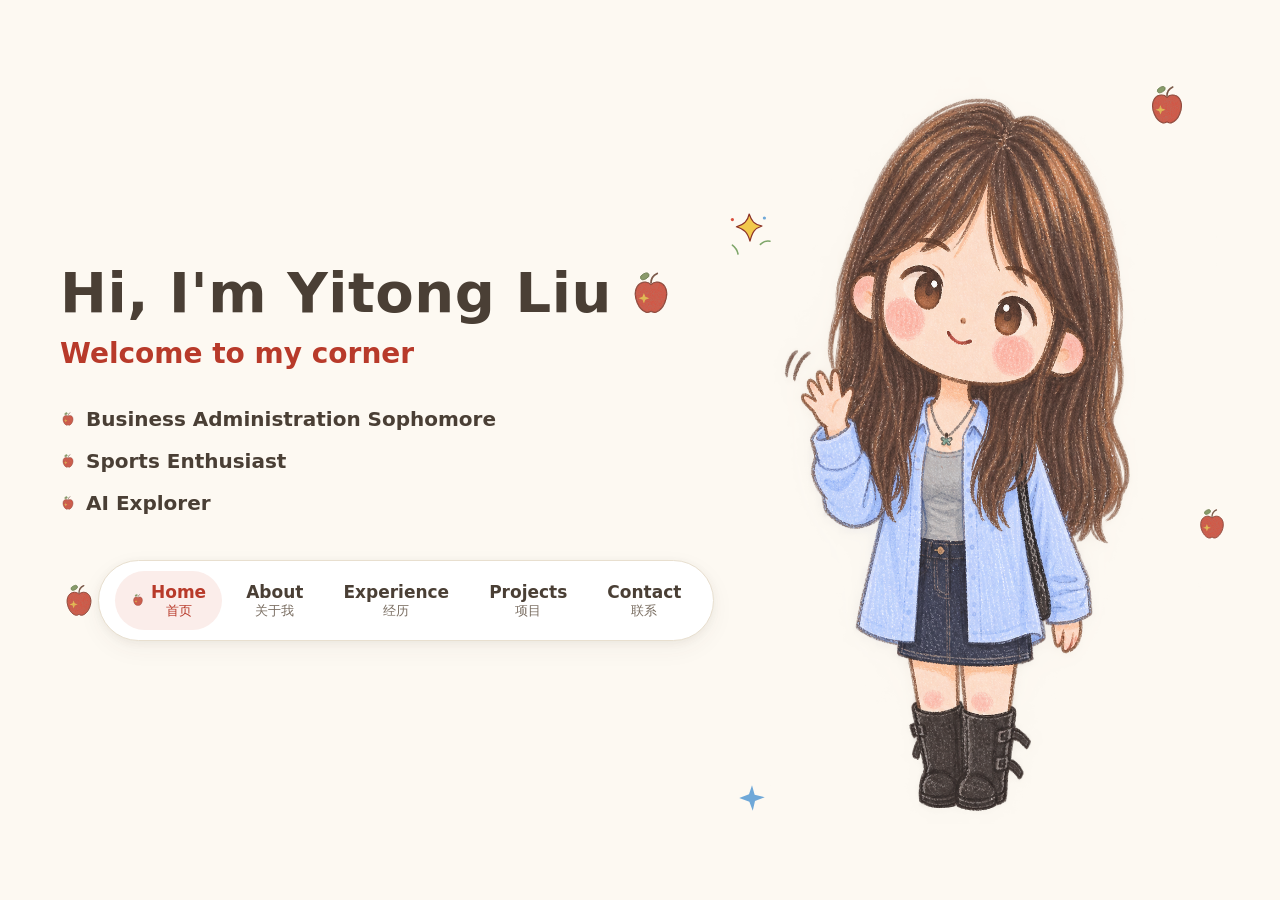
<file: index.html>
<!DOCTYPE html>
<html lang="zh-CN">
<head>
  <meta charset="UTF-8">
  <meta name="viewport" content="width=device-width, initial-scale=1.0">
  <!-- 【需填写】网站名称 -->
  <title>My Corner</title>
  <!-- 【需填写】网站简介，用于搜索引擎和分享卡片 -->
  <meta name="description" content="My Corner — Yitong Liu 的个人角落：AI Explorer · Business Administration Sophomore · Sports Enthusiast · Lifelong Learner。">
  <!-- 分享卡片基础信息（og:image 请后续替换为真实分享图 og-cover.png） -->
  <meta property="og:title" content="My Corner">
  <meta property="og:description" content="Yitong Liu 的个人角落：经历、项目与联系。">
  <meta property="og:type" content="website">
  <!-- 【需填写】准备分享卡片图片，并替换为实际图片路径 -->
  <meta property="og:image" content="og-cover.png">
  <link rel="icon" type="image/svg+xml" href="favicon.svg">
  <link rel="stylesheet" href="style.css?v=20260929-0924">
</head>
<body class="home-page">

  <main class="hero">
    <div class="hero-inner">
      <!-- 左侧：个人介绍（仅英文关键词） -->
      <section class="hero-text" aria-label="个人介绍">
        <!-- 【需填写】姓名 -->
        <h1 class="hero-title">
          <span>Hi, I'm Yitong Liu</span>
          <img class="hero-title-apple sway" src="apple.svg" alt="" aria-hidden="true">
        </h1>
        <!-- 【需填写】首页欢迎语 -->
        <p class="hero-name">Welcome to my corner</p>
        <!-- 【需填写】个人标签，可按需增删 -->
        <ul class="keywords">
          <li>Business Administration Sophomore</li>
          <li>Sports Enthusiast</li>
          <li>AI Explorer</li>
        </ul>
        <!-- 首页导航放在个人简介下方 -->
        <nav class="site-nav" aria-label="主导航">
          <img class="home-nav-apple sway" src="apple.svg" alt="" aria-hidden="true">
          <button class="nav-toggle" type="button" aria-expanded="false" aria-controls="nav-menu" aria-label="打开菜单">
            <span></span><span></span><span></span>
          </button>
          <ul class="nav-menu" id="nav-menu">
            <li><a href="index.html" class="active" aria-current="page"><span class="nav-text"><span class="nav-en">Home</span><span class="nav-zh">首页</span></span></a></li>
            <li><a href="about.html"><span class="nav-text"><span class="nav-en">About</span><span class="nav-zh">关于我</span></span></a></li>
            <li><a href="experience.html"><span class="nav-text"><span class="nav-en">Experience</span><span class="nav-zh">经历</span></span></a></li>
            <li><a href="projects.html"><span class="nav-text"><span class="nav-en">Projects</span><span class="nav-zh">项目</span></span></a></li>
            <li><a href="contact.html"><span class="nav-text"><span class="nav-en">Contact</span><span class="nav-zh">联系</span></span></a></li>
          </ul>
        </nav>
      </section>

      <!-- 右侧：卡通人物形象与手绘装饰 -->
      <div class="hero-visual">
        <figure class="avatar-frame">
          <img src="character.svg" alt="Yitong Liu 的卡通形象" class="avatar-img">
        </figure>
        <span class="deco deco-apple parallax" aria-hidden="true">
          <img class="sway" src="apple.svg" alt="">
        </span>
        <span class="deco deco-star parallax" aria-hidden="true">
          <svg viewBox="0 0 40 40" width="30" height="30"><path d="M20 3 L23.5 15.5 L37 19 L24 24 L21 37 L16.5 25 L3 20 L16 15 Z" fill="#6FA8D8"/></svg>
        </span>
        <span class="deco deco-apple-small parallax" aria-hidden="true">
          <img class="sway" src="apple.svg" alt="">
        </span>
        <span class="deco deco-flower parallax" aria-hidden="true">
          <svg viewBox="0 0 60 60">
            <path d="M29 5 C32 14 35 18 45 20 C36 23 33 27 30 39 C27 28 23 24 13 21 C23 18 27 14 29 5 Z" fill="#F2C94C" stroke="#8C3226" stroke-width="1.5" stroke-linejoin="round"/>
            <path d="M43 43 C47 39 50 38 55 39 M8 44 C12 47 14 50 15 55" fill="none" stroke="#7FA66A" stroke-width="2" stroke-linecap="round"/>
            <circle cx="48" cy="10" r="2" fill="#6FA8D8"/>
            <circle cx="8" cy="12" r="2" fill="#D94F3D"/>
          </svg>
        </span>
      </div>
    </div>

  </main>

  <!-- ===== 访问统计（预留，填入 ID 后取消注释即可启用）=====
  Umami（推荐，需填写 website-id 后再取消本段注释）：
  <script defer src="https://cloud.umami.is/script.js" data-website-id="在这里填你的-website-id"></script>
  百度统计（需填写 ID 后再取消本段注释）：
  <script>var _hmt = _hmt || [];(function(){var hm=document.createElement("script");hm.src="https://hm.baidu.com/hm.js?在这里填你的ID";var s=document.getElementsByTagName("script")[0];s.parentNode.insertBefore(hm,s);})();</script>
  ============================================================ -->

  <script src="main.js"></script>
</body>
</html>
</file>
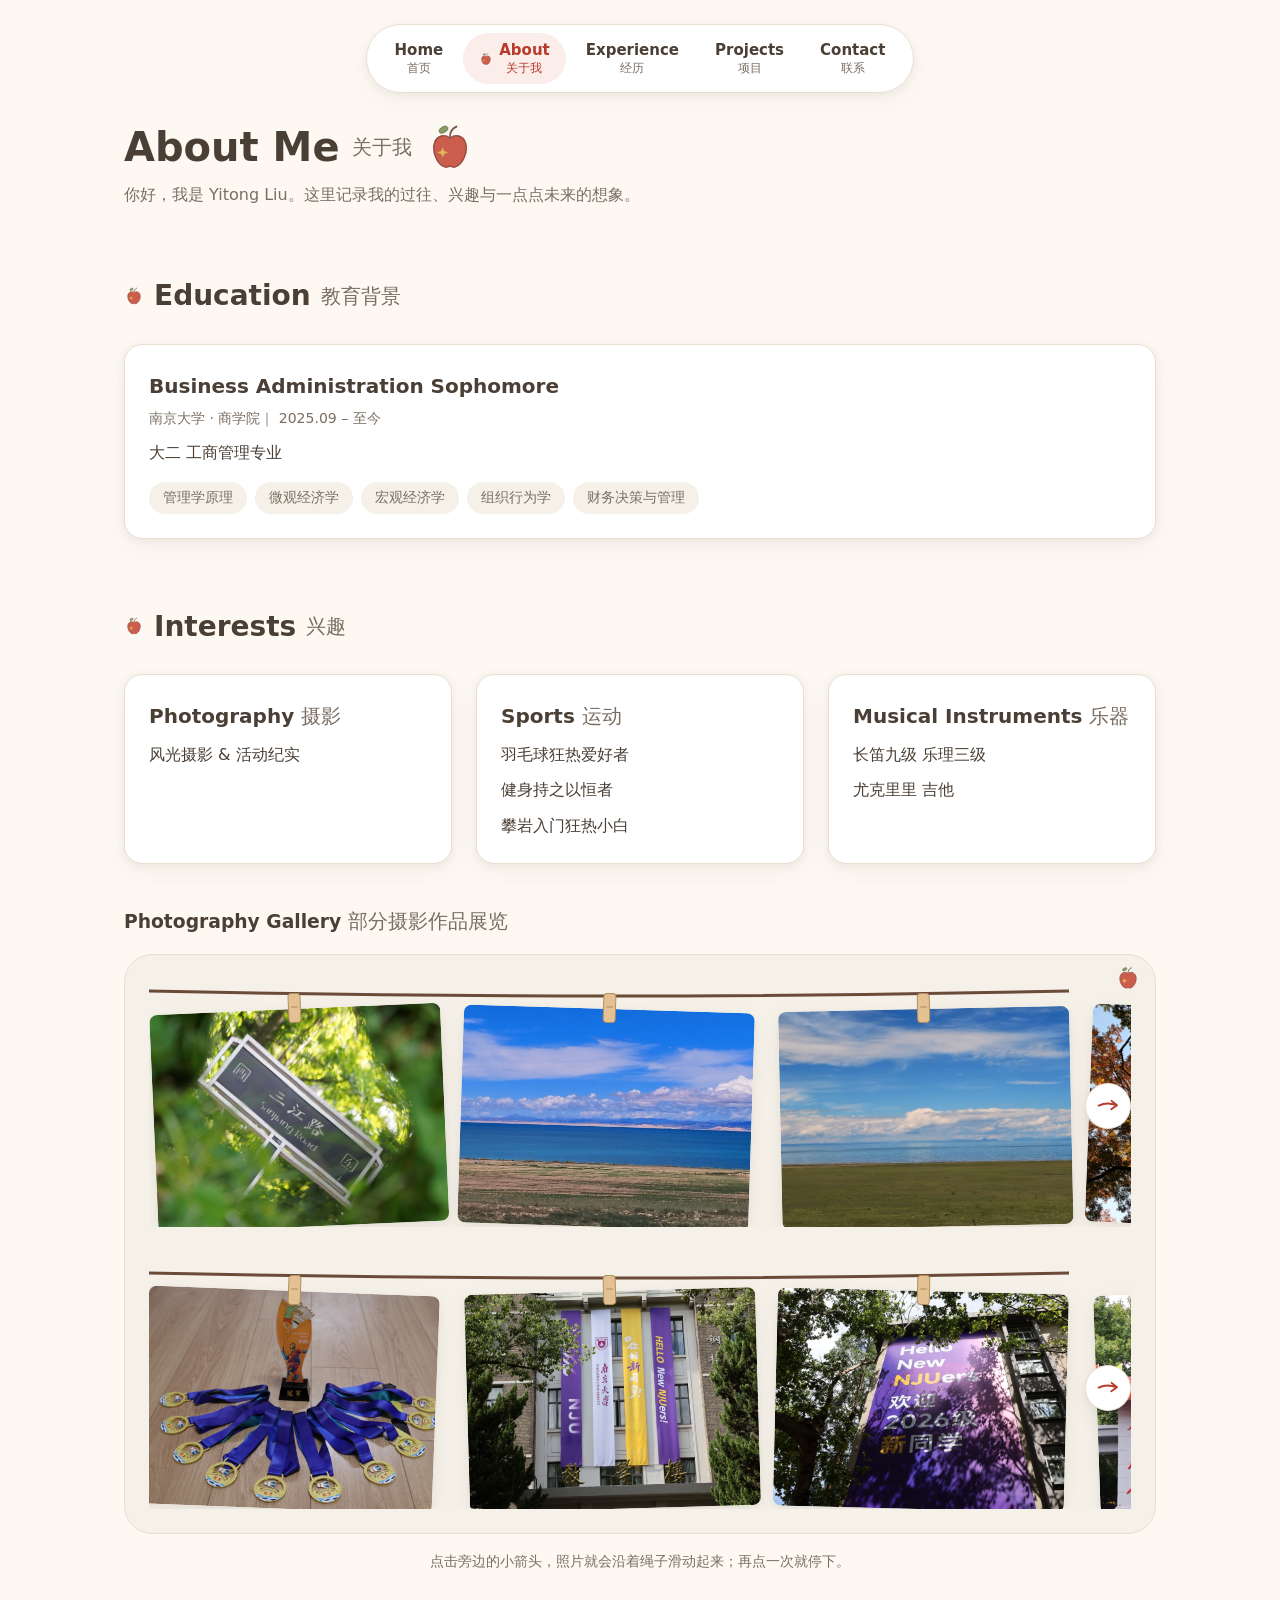
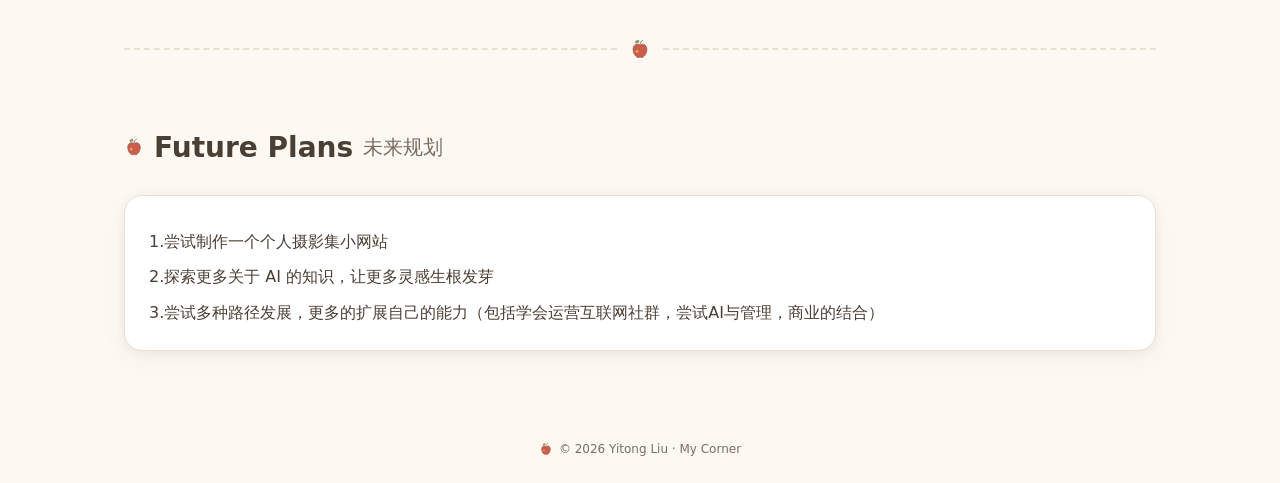
<file: about.html>
<!DOCTYPE html>
<html lang="zh-CN">
<head>
  <meta charset="UTF-8">
  <meta name="viewport" content="width=device-width, initial-scale=1.0">
  <title>About Me · My Corner</title>
  <meta name="description" content="关于 Yitong Liu：工商管理大二在读，热爱摄影、运动与乐器。">
  <meta property="og:title" content="About Me · My Corner">
  <meta property="og:description" content="关于 Yitong Liu：教育背景、兴趣与未来规划。">
  <meta property="og:type" content="website">
  <meta property="og:image" content="og-cover.png">
  <link rel="icon" type="image/svg+xml" href="favicon.svg">
  <link rel="stylesheet" href="style.css">
</head>
<body>

  <header class="page-nav">
    <nav class="site-nav" aria-label="主导航">
      <button class="nav-toggle" type="button" aria-expanded="false" aria-controls="nav-menu" aria-label="打开菜单">
        <span></span><span></span><span></span>
      </button>
      <ul class="nav-menu" id="nav-menu">
        <li><a href="index.html"><span class="nav-text"><span class="nav-en">Home</span><span class="nav-zh">首页</span></span></a></li>
        <li><a href="about.html" class="active" aria-current="page"><span class="nav-text"><span class="nav-en">About</span><span class="nav-zh">关于我</span></span></a></li>
        <li><a href="experience.html"><span class="nav-text"><span class="nav-en">Experience</span><span class="nav-zh">经历</span></span></a></li>
        <li><a href="projects.html"><span class="nav-text"><span class="nav-en">Projects</span><span class="nav-zh">项目</span></span></a></li>
        <li><a href="contact.html"><span class="nav-text"><span class="nav-en">Contact</span><span class="nav-zh">联系</span></span></a></li>
      </ul>
    </nav>
  </header>

  <main class="page">
    <h1 class="page-title">
      About Me <span class="title-zh">关于我</span>
      <img class="title-apple sway" src="apple.svg" alt="" aria-hidden="true">
    </h1>
    <!-- 【需填写】个人简介 -->
    <p class="page-lead fade-in">你好，我是 Yitong Liu。这里记录我的过往、兴趣与一点点未来的想象。</p>

    <!-- 教育背景 -->
    <section class="section fade-in" aria-labelledby="edu-title">
      <h2 class="section-title" id="edu-title">Education <span class="title-zh">教育背景</span></h2>
      <div class="card-grid grid-1" style="margin-top: var(--space-lg);">
        <article class="card">
          <!-- 【需填写】学校、学院、就读时间 -->
          <h3>Business Administration Sophomore</h3>
          <p class="meta">南京大学 · 商学院｜ 2025.09 – 至今</p>
          <!-- 【需填写】专业介绍和学习方向 -->
          <p> 大二  工商管理专业</p>
          <!-- 【需填写】主修课程或技能标签 -->
          <ul class="chips">
            <li>管理学原理</li>
            <li>微观经济学</li>
            <li>宏观经济学</li>
            <li>组织行为学</li>
            <li>财务决策与管理</li>
          </ul>
        </article>
      </div>
    </section>

    <!-- 兴趣 -->
    <section class="section fade-in" aria-labelledby="interest-title">
      <h2 class="section-title" id="interest-title">Interests <span class="title-zh">兴趣</span></h2>
      <div class="card-grid grid-3">
        <article class="card">
          <h3>Photography <span class="title-zh">摄影</span></h3>
          <p>风光摄影 & 活动纪实</p>
        </article>
        <article class="card">
          <h3>Sports <span class="title-zh">运动</span></h3>
          <p>羽毛球狂热爱好者</p>
          <p>健身持之以恒者</p>
          <p>攀岩入门狂热小白</p>
        </article>
        <article class="card">
          <h3>Musical Instruments <span class="title-zh">乐器</span></h3>
          <p>长笛九级 乐理三级</p>
          <p>尤克里里 吉他</p>
        </article>
      </div>

      <!-- 摄影作品展示区：1st 文件夹对应第一排，2nd 文件夹对应第二排 -->
      <h3 style="margin-top: var(--space-xl); font-family: var(--font-title);">Photography Gallery <span class="title-zh">部分摄影作品展览</span></h3>
      <div class="photo-board">
        <!-- 第一排挂绳：点右侧箭头启动转动 -->
        <div class="rope-row">
          <svg class="rope-line" viewBox="0 0 100 22" preserveAspectRatio="none" aria-hidden="true">
            <path d="M0 6 Q 50 16 100 6" fill="none" stroke="#6B4A3A" stroke-width="3" stroke-linecap="round" vector-effect="non-scaling-stroke"/>
          </svg>
          <div class="rope-track">
            <figure class="hanging-photo" style="--tilt:-2.5deg">
              <span class="peg" aria-hidden="true"></span>
              <span class="swing"><img src="1st/photo-01.jpg" alt="摄影作品（第一排 1）" loading="lazy"></span>
            </figure>
            <figure class="hanging-photo" style="--tilt:1.8deg">
              <span class="peg" aria-hidden="true"></span>
              <span class="swing"><img src="1st/photo-02.jpg" alt="摄影作品（第一排 2）" loading="lazy"></span>
            </figure>
            <figure class="hanging-photo" style="--tilt:-1.2deg">
              <span class="peg" aria-hidden="true"></span>
              <span class="swing"><img src="1st/photo-03.jpg" alt="摄影作品（第一排 3）" loading="lazy"></span>
            </figure>
            <figure class="hanging-photo" style="--tilt:2.2deg">
              <span class="peg" aria-hidden="true"></span>
              <span class="swing"><img src="1st/photo-04.jpg" alt="摄影作品（第一排 4）" loading="lazy"></span>
            </figure>
            <figure class="hanging-photo" style="--tilt:-1.6deg">
              <span class="peg" aria-hidden="true"></span>
              <span class="swing"><img src="1st/photo-05.jpg" alt="摄影作品（第一排 5）" loading="lazy"></span>
            </figure>
            <figure class="hanging-photo" style="--tilt:1.4deg">
              <span class="peg" aria-hidden="true"></span>
              <span class="swing"><img src="1st/photo-06.jpg" alt="摄影作品（第一排 6）" loading="lazy"></span>
            </figure>
            <figure class="hanging-photo" style="--tilt:-2deg">
              <span class="peg" aria-hidden="true"></span>
              <span class="swing"><img src="1st/photo-07.jpg" alt="摄影作品（第一排 7）" loading="lazy"></span>
            </figure>
            <figure class="hanging-photo" style="--tilt:1.5deg">
              <span class="peg" aria-hidden="true"></span>
              <span class="swing"><img src="1st/photo-08.jpg" alt="摄影作品（第一排 8）" loading="lazy"></span>
            </figure>
            <figure class="hanging-photo" style="--tilt:-1.4deg">
              <span class="peg" aria-hidden="true"></span>
              <span class="swing"><img src="1st/photo-09.jpg" alt="摄影作品（第一排 9）" loading="lazy"></span>
            </figure>
            <figure class="hanging-photo" style="--tilt:2deg">
              <span class="peg" aria-hidden="true"></span>
              <span class="swing"><img src="1st/photo-10.jpg" alt="摄影作品（第一排 10）" loading="lazy"></span>
            </figure>
            <figure class="hanging-photo" style="--tilt:-1.8deg">
              <span class="peg" aria-hidden="true"></span>
              <span class="swing"><img src="1st/photo-11.jpg" alt="摄影作品（第一排 11）" loading="lazy"></span>
            </figure>
            <figure class="hanging-photo" style="--tilt:1.3deg">
              <span class="peg" aria-hidden="true"></span>
              <span class="swing"><img src="1st/photo-12.jpg" alt="摄影作品（第一排 12）" loading="lazy"></span>
            </figure>
            <figure class="hanging-photo" style="--tilt:-2.2deg">
              <span class="peg" aria-hidden="true"></span>
              <span class="swing"><img src="1st/photo-13.jpg" alt="摄影作品（第一排 13）" loading="lazy"></span>
            </figure>
            <figure class="hanging-photo" style="--tilt:1.7deg">
              <span class="peg" aria-hidden="true"></span>
              <span class="swing"><img src="1st/photo-14.jpg" alt="摄影作品（第一排 14）" loading="lazy"></span>
            </figure>
          </div>
          <button class="reel-btn" type="button" data-start-label="启动第一排照片转动" data-stop-label="停止第一排照片转动" aria-pressed="false" aria-label="启动第一排照片转动">
            <svg viewBox="0 0 36 32" aria-hidden="true"><path d="M5 16 C13 12.5 22 12.5 29 15.5 M23 9.5 L30.5 15.5 L22.5 21" fill="none" stroke="currentColor" stroke-width="2.6" stroke-linecap="round" stroke-linejoin="round"/></svg>
          </button>
        </div>
        <!-- 第二排挂绳：拥有自己独立的箭头装置 -->
        <div class="rope-row">
          <svg class="rope-line" viewBox="0 0 100 22" preserveAspectRatio="none" aria-hidden="true">
            <path d="M0 6 Q 50 16 100 6" fill="none" stroke="#6B4A3A" stroke-width="3" stroke-linecap="round" vector-effect="non-scaling-stroke"/>
          </svg>
          <div class="rope-track">
            <figure class="hanging-photo" style="--tilt:2.2deg">
              <span class="peg" aria-hidden="true"></span>
              <span class="swing"><img src="2nd/photo-01.jpg" alt="摄影作品（第二排 1）" loading="lazy"></span>
            </figure>
            <figure class="hanging-photo" style="--tilt:-1.6deg">
              <span class="peg" aria-hidden="true"></span>
              <span class="swing"><img src="2nd/photo-02.jpg" alt="摄影作品（第二排 2）" loading="lazy"></span>
            </figure>
            <figure class="hanging-photo" style="--tilt:1.4deg">
              <span class="peg" aria-hidden="true"></span>
              <span class="swing"><img src="2nd/photo-03.jpg" alt="摄影作品（第二排 3）" loading="lazy"></span>
            </figure>
            <figure class="hanging-photo" style="--tilt:-2deg">
              <span class="peg" aria-hidden="true"></span>
              <span class="swing"><img src="2nd/photo-04.jpg" alt="摄影作品（第二排 4）" loading="lazy"></span>
            </figure>
            <figure class="hanging-photo" style="--tilt:1.5deg">
              <span class="peg" aria-hidden="true"></span>
              <span class="swing"><img src="2nd/photo-05.jpg" alt="摄影作品（第二排 5）" loading="lazy"></span>
            </figure>
            <figure class="hanging-photo" style="--tilt:-1.4deg">
              <span class="peg" aria-hidden="true"></span>
              <span class="swing"><img src="2nd/photo-06.jpg" alt="摄影作品（第二排 6）" loading="lazy"></span>
            </figure>
            <figure class="hanging-photo" style="--tilt:2deg">
              <span class="peg" aria-hidden="true"></span>
              <span class="swing"><img src="2nd/photo-07.jpg" alt="摄影作品（第二排 7）" loading="lazy"></span>
            </figure>
            <figure class="hanging-photo" style="--tilt:-1.8deg">
              <span class="peg" aria-hidden="true"></span>
              <span class="swing"><img src="2nd/photo-08.jpg" alt="摄影作品（第二排 8）" loading="lazy"></span>
            </figure>
            <figure class="hanging-photo" style="--tilt:1.3deg">
              <span class="peg" aria-hidden="true"></span>
              <span class="swing"><img src="2nd/photo-09.jpg" alt="摄影作品（第二排 9）" loading="lazy"></span>
            </figure>
            <figure class="hanging-photo" style="--tilt:-2.2deg">
              <span class="peg" aria-hidden="true"></span>
              <span class="swing"><img src="2nd/photo-10.jpg" alt="摄影作品（第二排 10）" loading="lazy"></span>
            </figure>
          </div>
          <button class="reel-btn" type="button" data-start-label="启动第二排照片转动" data-stop-label="停止第二排照片转动" aria-pressed="false" aria-label="启动第二排照片转动">
            <svg viewBox="0 0 36 32" aria-hidden="true"><path d="M5 16 C13 12.5 22 12.5 29 15.5 M23 9.5 L30.5 15.5 L22.5 21" fill="none" stroke="currentColor" stroke-width="2.6" stroke-linecap="round" stroke-linejoin="round"/></svg>
          </button>
        </div>
        <!-- 板上小装饰苹果 -->
        <img class="board-apple sway" src="apple.svg" alt="" aria-hidden="true">
      </div>
      <p class="board-hint">点击旁边的小箭头，照片就会沿着绳子滑动起来；再点一次就停下。</p>
    </section>

    <div class="apple-divider" aria-hidden="true"><img src="apple.svg" alt=""></div>

    <!-- 一些关于未来的设想 -->
    <section class="section fade-in" aria-labelledby="future-title">
      <h2 class="section-title" id="future-title">Future Plans <span class="title-zh">未来规划</span></h2>
      <div class="card" style="margin-top: var(--space-lg);">
        <p>1.尝试制作一个个人摄影集小网站</p>
        <p>2.探索更多关于 AI 的知识，让更多灵感生根发芽</p>
        <p>3.尝试多种路径发展，更多的扩展自己的能力（包括学会运营互联网社群，尝试AI与管理，商业的结合）</p>
      </div>
    </section>
  </main>

  <footer class="site-footer">
    <img src="apple.svg" alt="" aria-hidden="true">
    <span>© 2026 Yitong Liu · My Corner</span>
  </footer>

  <!-- ===== 访问统计（预留，填入 ID 后取消注释即可启用）=====
  Umami（推荐）：
  <script defer src="https://cloud.umami.is/script.js" data-website-id="在这里填你的-website-id"></script>
  百度统计：
  <script>var _hmt = _hmt || [];(function(){var hm=document.createElement("script");hm.src="https://hm.baidu.com/hm.js?在这里填你的ID";var s=document.getElementsByTagName("script")[0];s.parentNode.insertBefore(hm,s);})();</script>
  ============================================================ -->

  <script src="main.js"></script>
</body>
</html>
</file>
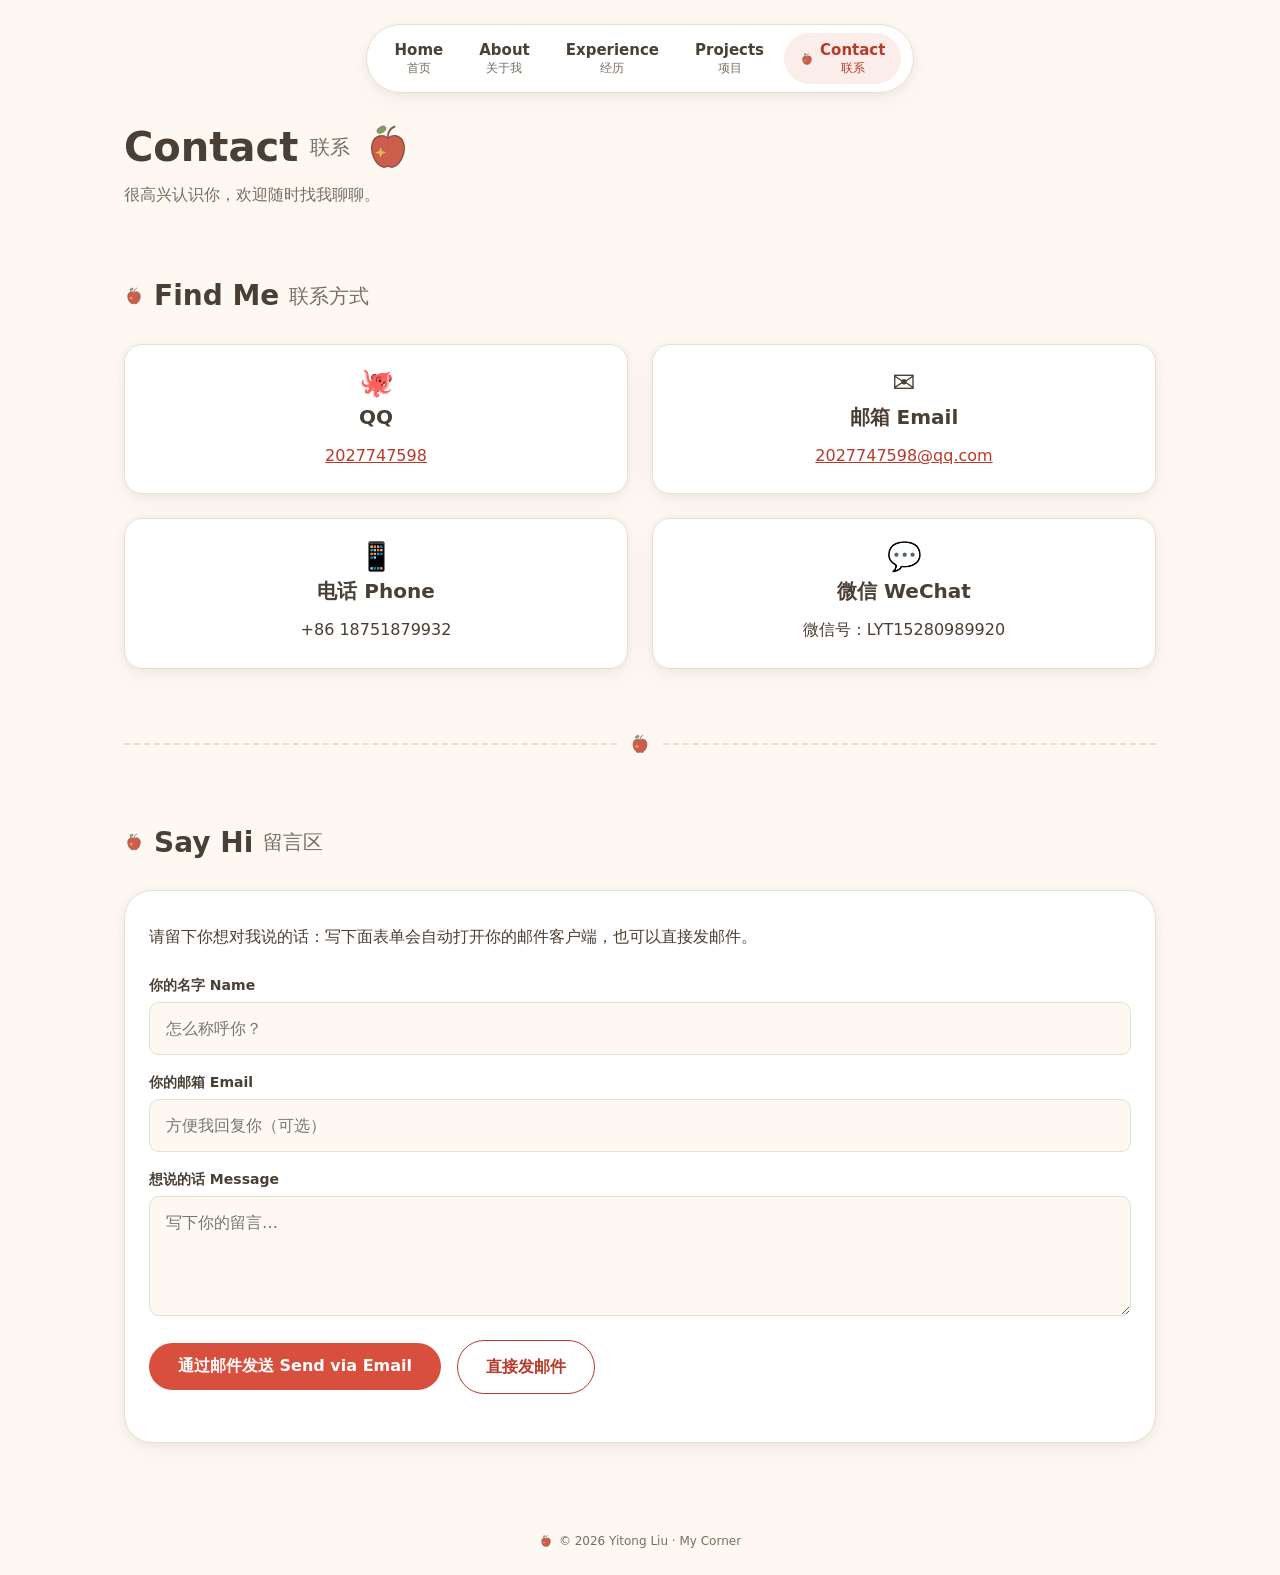
<file: contact.html>
<!DOCTYPE html>
<html lang="zh-CN">
<head>
  <meta charset="UTF-8">
  <meta name="viewport" content="width=device-width, initial-scale=1.0">
  <title>Contact · My Corner</title>
  <meta name="description" content="联系 Yitong Liu：GitHub、邮箱、电话、微信，或留句话。">
  <meta property="og:title" content="Contact · My Corner">
  <meta property="og:description" content="联系 Yitong Liu：社交账号、邮箱、电话、微信。">
  <meta property="og:type" content="website">
  <meta property="og:image" content="og-cover.png">
  <link rel="icon" type="image/svg+xml" href="favicon.svg">
  <link rel="stylesheet" href="style.css">
</head>
<body>

  <header class="page-nav">
    <nav class="site-nav" aria-label="主导航">
      <button class="nav-toggle" type="button" aria-expanded="false" aria-controls="nav-menu" aria-label="打开菜单">
        <span></span><span></span><span></span>
      </button>
      <ul class="nav-menu" id="nav-menu">
        <li><a href="index.html"><span class="nav-text"><span class="nav-en">Home</span><span class="nav-zh">首页</span></span></a></li>
        <li><a href="about.html"><span class="nav-text"><span class="nav-en">About</span><span class="nav-zh">关于我</span></span></a></li>
        <li><a href="experience.html"><span class="nav-text"><span class="nav-en">Experience</span><span class="nav-zh">经历</span></span></a></li>
        <li><a href="projects.html"><span class="nav-text"><span class="nav-en">Projects</span><span class="nav-zh">项目</span></span></a></li>
        <li><a href="contact.html" class="active" aria-current="page"><span class="nav-text"><span class="nav-en">Contact</span><span class="nav-zh">联系</span></span></a></li>
      </ul>
    </nav>
  </header>

  <main class="page">
    <h1 class="page-title">
      Contact <span class="title-zh">联系</span>
      <!-- 【需填写】如需使用标题装饰图片，替换为实际图片路径 -->
      <img class="title-apple sway" src="apple.svg" alt="" aria-hidden="true">
    </h1>
    <!-- 【需填写】联系页导语（可选） -->
    <p class="page-lead fade-in">很高兴认识你，欢迎随时找我聊聊。</p>

    <!-- 【需填写】替换以下 QQ、邮箱、电话和微信为自己的联系方式 -->
    <section class="section fade-in" aria-labelledby="contact-title">
      <h2 class="section-title" id="contact-title">Find Me <span class="title-zh">联系方式</span></h2>
      <div class="card-grid grid-2">
        <article class="card contact-card">
          <span class="contact-icon" aria-hidden="true">🐙</span>
          <h3>QQ</h3>
          <!-- 【需填写】QQ 号码；href 也要同步修改 -->
          <p><a href="tencent://message/?uin=2027747598">2027747598</a></p>
        </article>
        <article class="card contact-card">
          <span class="contact-icon" aria-hidden="true">✉️</span>
          <h3>邮箱 Email</h3>
          <!-- 【需填写】邮箱地址；mailto 地址也要同步修改 -->
          <p><a href="mailto:2027747598@qq.com">2027747598@qq.com</a></p>
        </article>
        <article class="card contact-card">
          <span class="contact-icon" aria-hidden="true">📱</span>
          <h3>电话 Phone</h3>
          <!-- 【需填写】电话号码 -->
          <p>+86 18751879932</p>
        </article>
        <article class="card contact-card">
          <span class="contact-icon" aria-hidden="true">💬</span>
          <h3>微信 WeChat</h3>
          <!-- 【需填写】微信号 -->
          <p>微信号：LYT15280989920</p>
        </article>
      </div>
    </section>

    <div class="apple-divider" aria-hidden="true"><img src="apple.svg" alt=""></div>

    <!-- 互动留言区：留下你想对我说的话 -->
    <section class="section fade-in" aria-labelledby="message-title">
      <h2 class="section-title" id="message-title">Say Hi <span class="title-zh">留言区</span></h2>
      <div class="card message-card" style="margin-top: var(--space-lg);">
        <p>请留下你想对我说的话：写下面表单会自动打开你的邮件客户端，也可以直接发邮件。</p>
        <form id="contact-form" novalidate>
          <div>
            <label for="name">你的名字 Name</label>
            <input type="text" id="name" name="name" autocomplete="name" placeholder="怎么称呼你？">
          </div>
          <div>
            <label for="email">你的邮箱 Email</label>
            <input type="email" id="email" name="email" autocomplete="email" placeholder="方便我回复你（可选）">
          </div>
          <div>
            <label for="message">想说的话 Message</label>
            <textarea id="message" name="message" required placeholder="写下你的留言…"></textarea>
          </div>
          <div class="form-actions">
            <button type="submit" class="btn btn-primary">通过邮件发送 Send via Email</button>
            <!-- 【需填写】替换为自己的收件邮箱 -->
            <a class="btn btn-secondary" href="mailto:hello@example.com">直接发邮件</a>
          </div>
          <p class="form-tip" id="form-tip" role="status" aria-live="polite"></p>
        </form>
      </div>
    </section>
  </main>

  <footer class="site-footer">
    <img src="apple.svg" alt="" aria-hidden="true">
    <span>© 2026 Yitong Liu · My Corner</span>
  </footer>

  <!-- ===== 访问统计（预留，填入 ID 后取消注释即可启用）=====
  Umami（推荐）：
  <script defer src="https://cloud.umami.is/script.js" data-website-id="在这里填你的-website-id"></script>
  百度统计：
  <script>var _hmt = _hmt || [];(function(){var hm=document.createElement("script");hm.src="https://hm.baidu.com/hm.js?在这里填你的ID";var s=document.getElementsByTagName("script")[0];s.parentNode.insertBefore(hm,s);})();</script>
  ============================================================ -->

  <script src="main.js"></script>
</body>
</html>
</file>
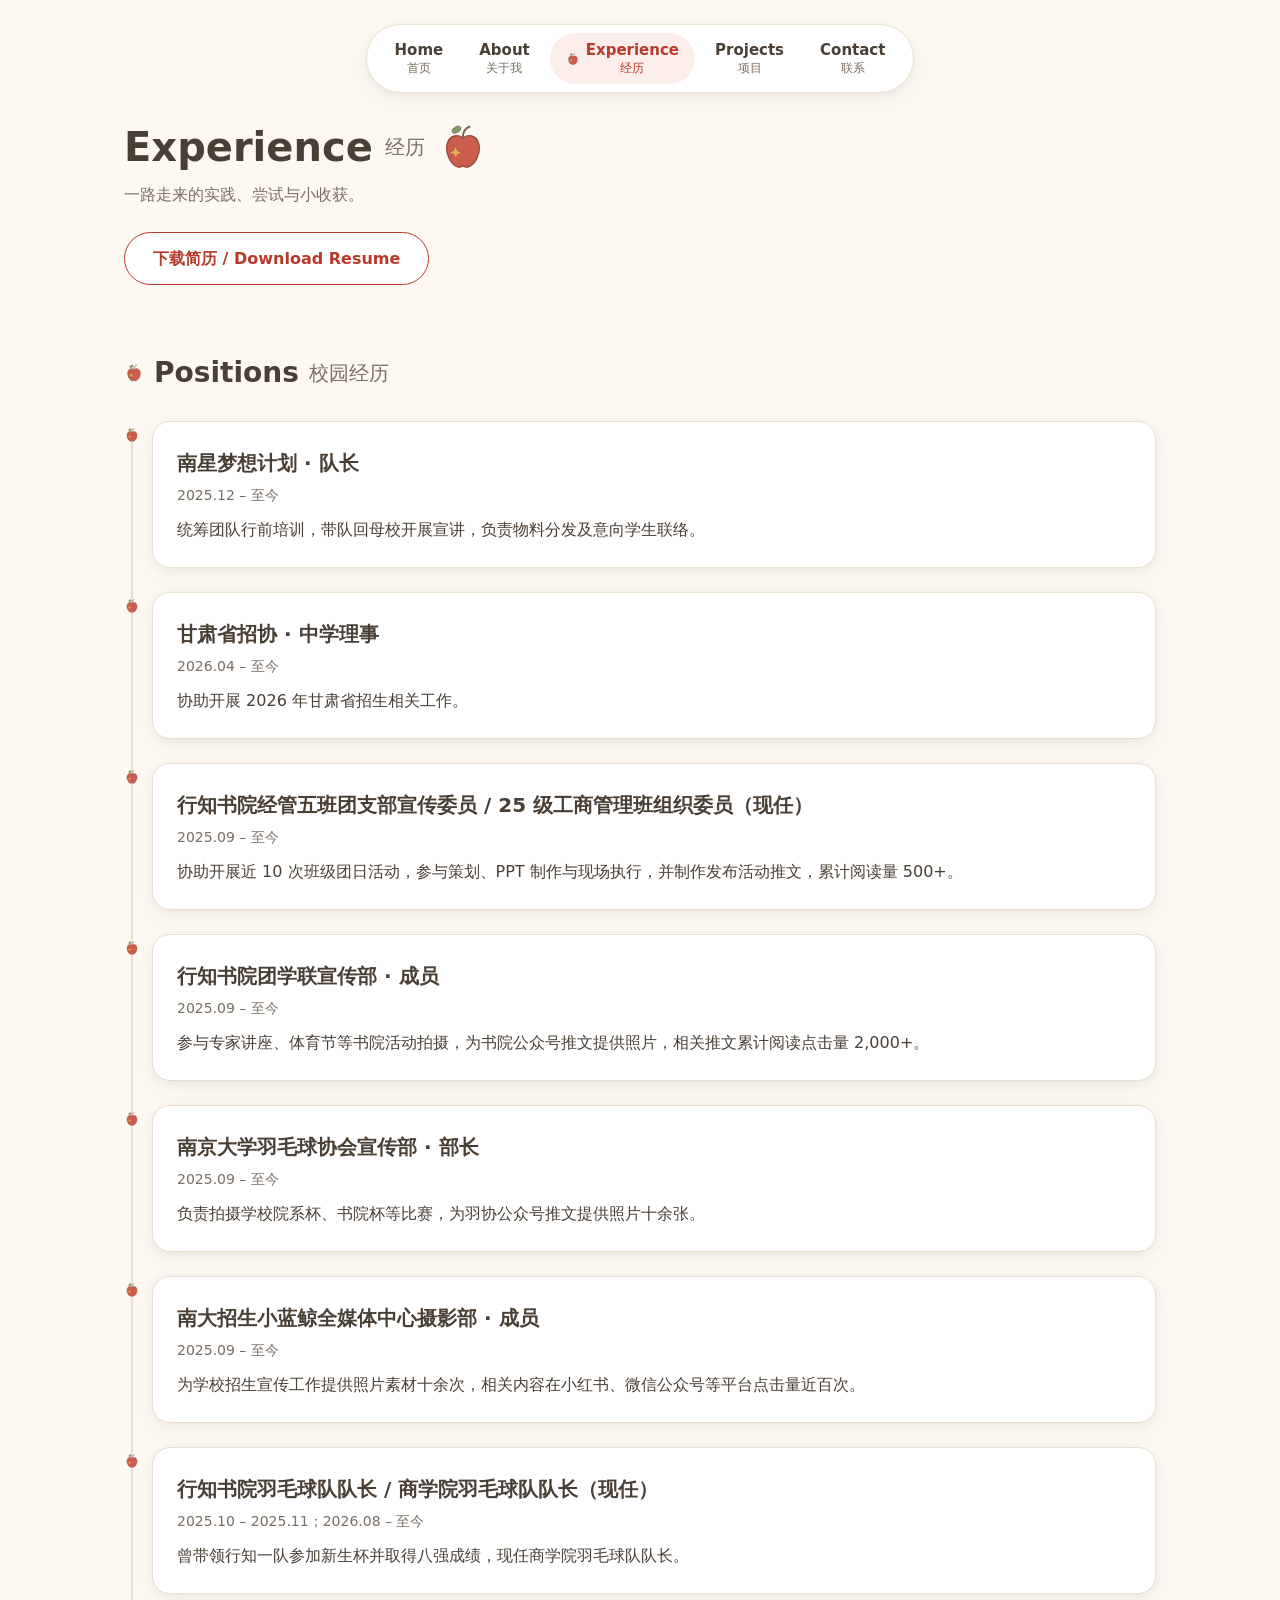
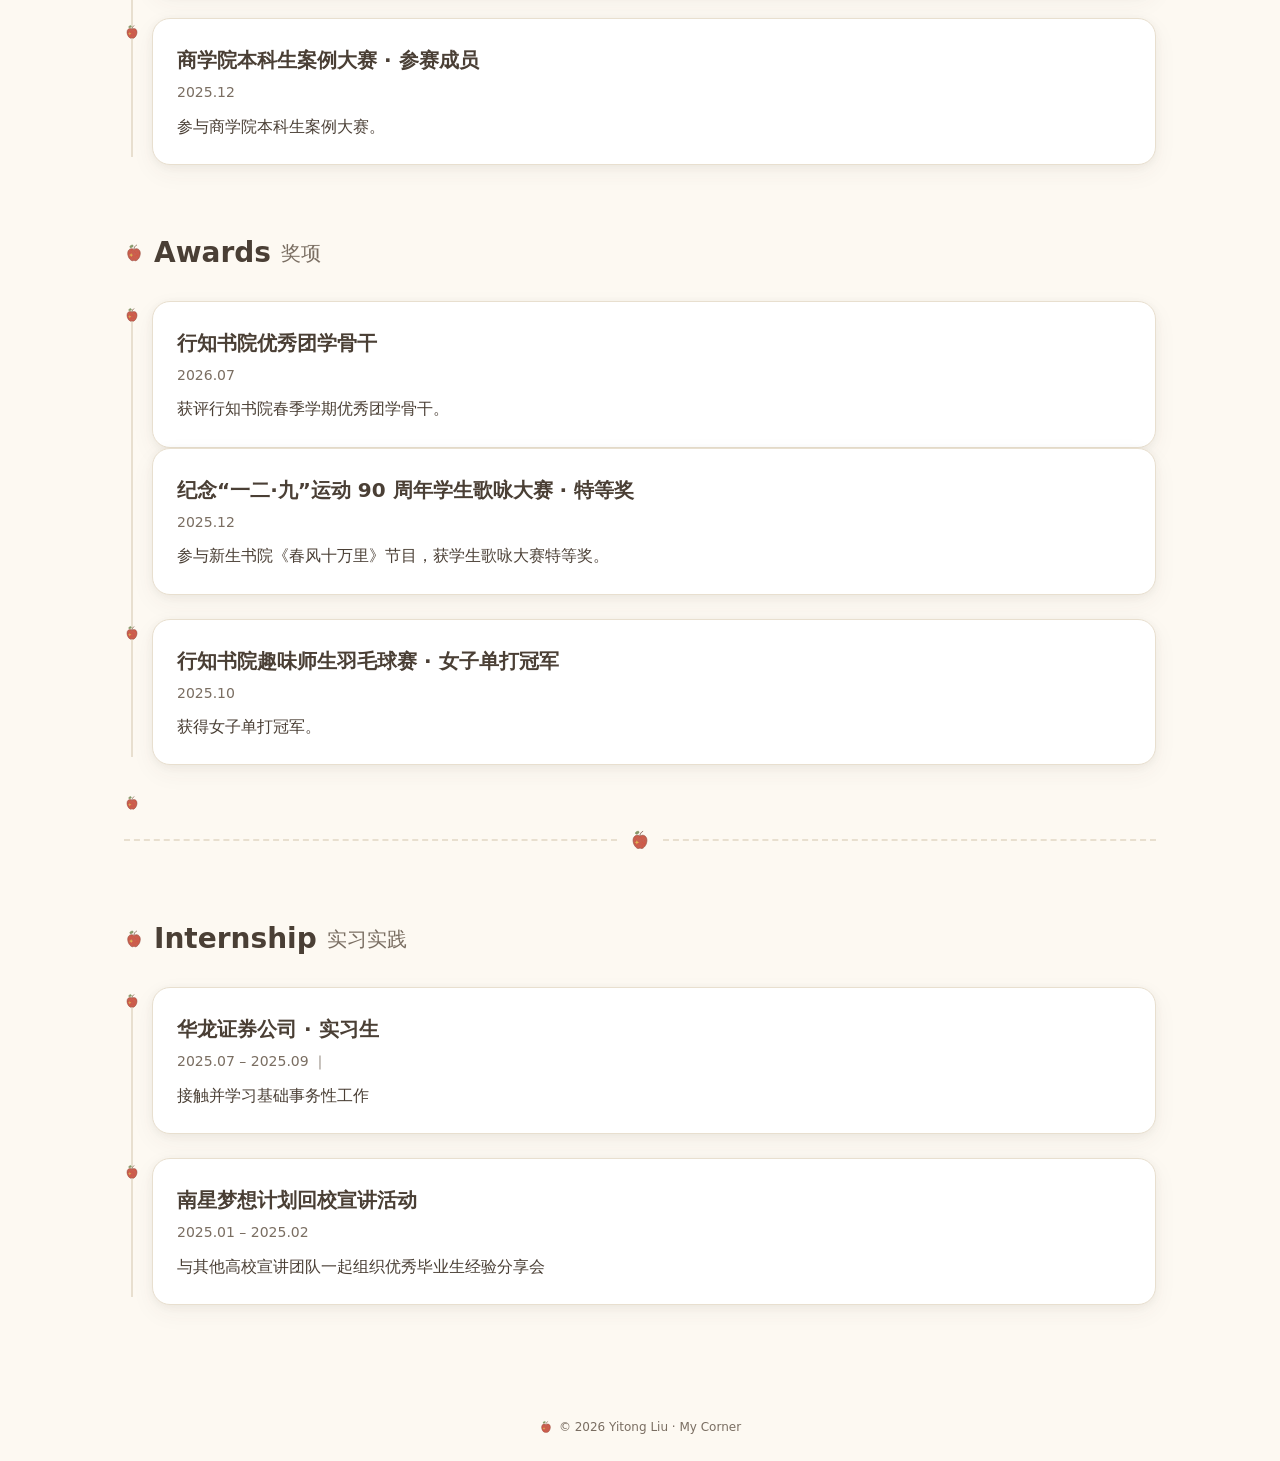
<file: experience.html>
<!DOCTYPE html>
<html lang="zh-CN">
<head>
  <meta charset="UTF-8">
  <meta name="viewport" content="width=device-width, initial-scale=1.0">
  <title>Experience · My Corner</title>
  <meta name="description" content="Yitong Liu 的经历：实习实践、校园经历、奖项与校园职位。">
  <meta property="og:title" content="Experience · My Corner">
  <meta property="og:description" content="Yitong Liu 的实习、校园经历与奖项。">
  <meta property="og:type" content="website">
  <meta property="og:image" content="og-cover.png">
  <link rel="icon" type="image/svg+xml" href="favicon.svg">
  <link rel="stylesheet" href="style.css">
</head>
<body>

  <header class="page-nav">
    <nav class="site-nav" aria-label="主导航">
      <button class="nav-toggle" type="button" aria-expanded="false" aria-controls="nav-menu" aria-label="打开菜单">
        <span></span><span></span><span></span>
      </button>
      <ul class="nav-menu" id="nav-menu">
        <li><a href="index.html"><span class="nav-text"><span class="nav-en">Home</span><span class="nav-zh">首页</span></span></a></li>
        <li><a href="about.html"><span class="nav-text"><span class="nav-en">About</span><span class="nav-zh">关于我</span></span></a></li>
        <li><a href="experience.html" class="active" aria-current="page"><span class="nav-text"><span class="nav-en">Experience</span><span class="nav-zh">经历</span></span></a></li>
        <li><a href="projects.html"><span class="nav-text"><span class="nav-en">Projects</span><span class="nav-zh">项目</span></span></a></li>
        <li><a href="contact.html"><span class="nav-text"><span class="nav-en">Contact</span><span class="nav-zh">联系</span></span></a></li>
      </ul>
    </nav>
  </header>

  <main class="page">
    <h1 class="page-title">
      Experience <span class="title-zh">经历</span>
      <img class="title-apple sway" src="apple.svg" alt="" aria-hidden="true">
    </h1>
    <p class="page-lead fade-in">一路走来的实践、尝试与小收获。</p>

    <div class="resume-row fade-in">
      <a class="btn btn-secondary" href="Yitong-Liu-Resume.pdf" download>
        下载简历 / Download Resume
      </a>
    </div>

    <!-- 校园职位和经历 -->
    <section class="section fade-in" aria-labelledby="position-title">
      <h2 class="section-title" id="position-title">Positions <span class="title-zh">校园经历</span></h2>
      <ol class="timeline">
        <li>
          <article class="card">
            <h3>南星梦想计划 · 队长</h3>
            <p class="meta">2025.12 – 至今</p>
            <p>统筹团队行前培训，带队回母校开展宣讲，负责物料分发及意向学生联络。</p>
          </article>
        </li>
        <li>
          <article class="card">
            <h3>甘肃省招协 · 中学理事</h3>
            <p class="meta">2026.04 – 至今</p>
            <p>协助开展 2026 年甘肃省招生相关工作。</p>
          </article>
        </li>
        <li>
          <article class="card">
            <h3>行知书院经管五班团支部宣传委员 / 25 级工商管理班组织委员（现任）</h3>
            <p class="meta">2025.09 – 至今</p>
            <p>协助开展近 10 次班级团日活动，参与策划、PPT 制作与现场执行，并制作发布活动推文，累计阅读量 500+。</p>
          </article>
        </li>
        <li>
          <article class="card">
            <h3>行知书院团学联宣传部 · 成员</h3>
            <p class="meta">2025.09 – 至今</p>
            <p>参与专家讲座、体育节等书院活动拍摄，为书院公众号推文提供照片，相关推文累计阅读点击量 2,000+。</p>
          </article>
        </li>
        <li>
          <article class="card">
            <h3>南京大学羽毛球协会宣传部 · 部长</h3>
            <p class="meta">2025.09 – 至今</p>
            <p>负责拍摄学校院系杯、书院杯等比赛，为羽协公众号推文提供照片十余张。</p>
          </article>
        </li>
        <li>
          <article class="card">
            <h3>南大招生小蓝鲸全媒体中心摄影部 · 成员</h3>
            <p class="meta">2025.09 – 至今</p>
            <p>为学校招生宣传工作提供照片素材十余次，相关内容在小红书、微信公众号等平台点击量近百次。</p>
          </article>
        </li>
        <li>
          <article class="card">
            <h3>行知书院羽毛球队队长 / 商学院羽毛球队队长（现任）</h3>
            <p class="meta">2025.10 – 2025.11；2026.08 – 至今</p>
            <p>曾带领行知一队参加新生杯并取得八强成绩，现任商学院羽毛球队队长。</p>
          </article>
        </li>
        <li>
          <article class="card">
            <h3>商学院本科生案例大赛 · 参赛成员</h3>
            <p class="meta">2025.12</p>
            <p>参与商学院本科生案例大赛。</p>
          </article>
        </li>
      </ol>
    </section>

    <!-- 奖项 -->
    <section class="section fade-in" aria-labelledby="awards-title">
      <h2 class="section-title" id="awards-title">Awards <span class="title-zh">奖项</span></h2>
      <ol class="timeline">
        <li>
          <article class="card">
            <h3>行知书院优秀团学骨干</h3>
            <p class="meta">2026.07</p>
            <p>获评行知书院春季学期优秀团学骨干。</p>
          </article>
          <article class="card">
            <h3>纪念“一二·九”运动 90 周年学生歌咏大赛 · 特等奖</h3>
            <p class="meta">2025.12</p>
            <p>参与新生书院《春风十万里》节目，获学生歌咏大赛特等奖。</p>
          </article>
        </li>
        <li>
          <article class="card">
            <h3>行知书院趣味师生羽毛球赛 · 女子单打冠军</h3>
            <p class="meta">2025.10</p>
            <p>获得女子单打冠军。</p>
          </article>
        </li>
        <li>
          
        </li>
      </ol>
    </section>

    <div class="apple-divider" aria-hidden="true"><img src="apple.svg" alt=""></div>

    <!-- 实习实践经历 -->
    <section class="section fade-in" aria-labelledby="intern-title">
      <h2 class="section-title" id="intern-title">Internship <span class="title-zh">实习实践</span></h2>
      <ol class="timeline">
        <li>
          <article class="card">
            <h3>华龙证券公司 · 实习生</h3>
            <p class="meta">2025.07 – 2025.09 ｜ </p>
            <p>接触并学习基础事务性工作</p>
          </article>
        </li>
        <li>
          <article class="card">
            <h3>南星梦想计划回校宣讲活动</h3>
            <p class="meta">2025.01 – 2025.02</p>
            <p>与其他高校宣讲团队一起组织优秀毕业生经验分享会</p>
          </article>
        </li>
      </ol>
    </section>
  </main>

  <footer class="site-footer">
    <img src="apple.svg" alt="" aria-hidden="true">
    <span>© 2026 Yitong Liu · My Corner</span>
  </footer>

  <!-- ===== 访问统计（预留，填入 ID 后取消注释即可启用）=====
  Umami（推荐）：
  <script defer src="https://cloud.umami.is/script.js" data-website-id="在这里填你的-website-id"></script>
  百度统计：
  <script>var _hmt = _hmt || [];(function(){var hm=document.createElement("script");hm.src="https://hm.baidu.com/hm.js?在这里填你的ID";var s=document.getElementsByTagName("script")[0];s.parentNode.insertBefore(hm,s);})();</script>
  ============================================================ -->

  <script src="main.js"></script>
</body>
</html>
</file>
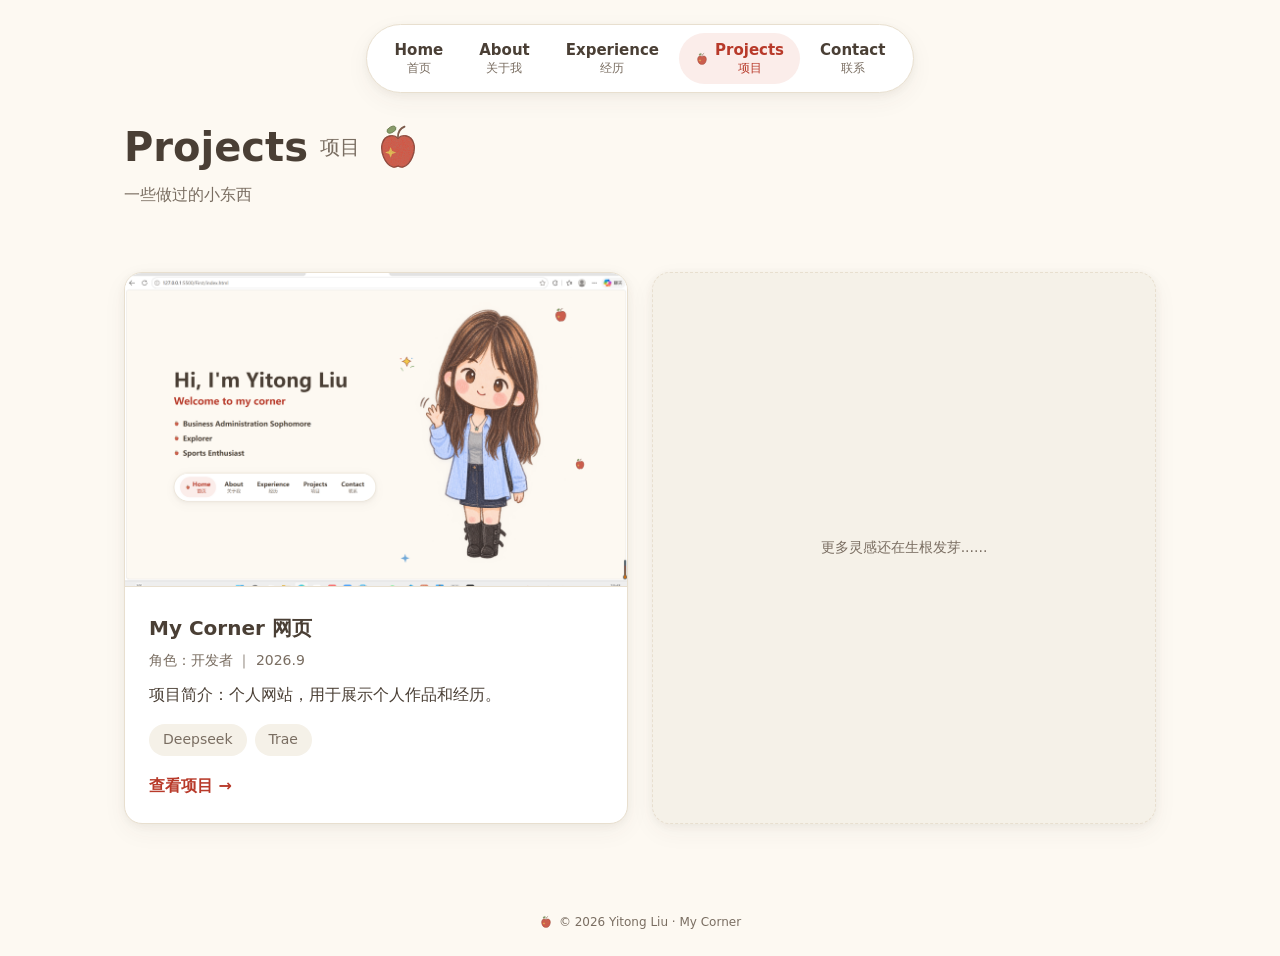
<file: projects.html>
<!DOCTYPE html>
<html lang="zh-CN">
<head>
  <meta charset="UTF-8">
  <meta name="viewport" content="width=device-width, initial-scale=1.0">
  <title>Projects · My Corner</title>
  <meta name="description" content="Yitong Liu 的项目作品案例。">
  <meta property="og:title" content="Projects · My Corner">
  <meta property="og:description" content="Yitong Liu 的项目作品案例。">
  <meta property="og:type" content="website">
  <meta property="og:image" content="og-cover.png">
  <link rel="icon" type="image/svg+xml" href="favicon.svg">
  <link rel="stylesheet" href="style.css">
</head>
<body>

  <header class="page-nav">
    <nav class="site-nav" aria-label="主导航">
      <button class="nav-toggle" type="button" aria-expanded="false" aria-controls="nav-menu" aria-label="打开菜单">
        <span></span><span></span><span></span>
      </button>
      <ul class="nav-menu" id="nav-menu">
        <li><a href="index.html"><span class="nav-text"><span class="nav-en">Home</span><span class="nav-zh">首页</span></span></a></li>
        <li><a href="about.html"><span class="nav-text"><span class="nav-en">About</span><span class="nav-zh">关于我</span></span></a></li>
        <li><a href="experience.html"><span class="nav-text"><span class="nav-en">Experience</span><span class="nav-zh">经历</span></span></a></li>
        <li><a href="projects.html" class="active" aria-current="page"><span class="nav-text"><span class="nav-en">Projects</span><span class="nav-zh">项目</span></span></a></li>
        <li><a href="contact.html"><span class="nav-text"><span class="nav-en">Contact</span><span class="nav-zh">联系</span></span></a></li>
      </ul>
    </nav>
  </header>

  <main class="page">
    <h1 class="page-title">
      Projects <span class="title-zh">项目</span>
      <img class="title-apple sway" src="apple.svg" alt="" aria-hidden="true">
    </h1>
    <!-- 【需填写】项目页导语（可选） -->
    <p class="page-lead fade-in">一些做过的小东西 </p>

    <!-- 项目卡片：每张卡片字段齐全，可手动增删 -->
    <section class="section fade-in" aria-label="项目列表">
      <div class="card-grid grid-2" style="margin-top: 0;">

        <article class="card project-card">
          <!-- 【需填写】项目封面图片路径和 alt 说明 -->
          <img src="project-image.svg" alt="My Corner 个人网站项目展示图" loading="lazy">
          <div class="project-body">
            <!-- 【需填写】项目名称、角色、时间、简介、工具和项目链接 -->
            <h3>My Corner 网页</h3>
            <p class="meta">角色：开发者 ｜ 2026.9</p>
            <p>项目简介：个人网站，用于展示个人作品和经历。</p>
            <ul class="chips">
              <li>Deepseek</li>
              <li>Trae</li>
            </ul>
            <a class="project-link" href="#" rel="noopener">查看项目 →</a>
          </div>
        </article>

        <aside class="project-note card" aria-label="更多项目提示">
          <p>更多灵感还在生根发芽......</p>
        </aside>

      </div>
    </section>
  </main>

  <footer class="site-footer">
    <img src="apple.svg" alt="" aria-hidden="true">
    <span>© 2026 Yitong Liu · My Corner</span>
  </footer>

  <!-- ===== 访问统计（预留，填入 ID 后取消注释即可启用）=====
  Umami（推荐）：
  <script defer src="https://cloud.umami.is/script.js" data-website-id="在这里填你的-website-id"></script>
  百度统计：
  <script>var _hmt = _hmt || [];(function(){var hm=document.createElement("script");hm.src="https://hm.baidu.com/hm.js?在这里填你的ID";var s=document.getElementsByTagName("script")[0];s.parentNode.insertBefore(hm,s);})();</script>
  ============================================================ -->

  <script src="main.js"></script>
</body>
</html>
</file>
<file: style.css>
/* ============================================================
   My Corner · 全站样式表
   设计规范 v2：奶油手绘 · 一颗苹果 · 轻轻呼吸 · 干净的可爱
   维护提示：改颜色 / 字号 / 间距只需修改下方 :root 变量
   ============================================================ */

/* ---------- 1. 设计变量 ---------- */
:root {
  /* 色彩系统 */
  --bg-cream: #FDF9F2;        /* 主背景·奶油白 */
  --bg-soft: #F5F1E8;         /* 次级背景 */
  --surface: #FFFFFF;         /* 卡片 / 导航浮层 */
  --apple-red: #D94F3D;       /* 苹果红：仅大按钮 / 大字号 / 装饰 */
  --apple-red-deep: #B83A2A;  /* 深苹果红：文字级红色、hover 加深 */
  --apple-line: #8C3226;      /* 苹果描边色（蜡笔勾线） */
  --leaf-green: #7FA66A;      /* 叶绿：叶子、标签、焦点描边 */
  --stem-brown: #6B4A3A;      /* 果柄棕 */
  --star-blue: #6FA8D8;       /* 点缀小星星 */
  --sun-yellow: #F2C94C;      /* 苹果高光星、小点缀 */
  --ink: #4A3F35;             /* 正文·暖深棕灰 */
  --ink-soft: #7A6E62;        /* 次要文字 */
  --line-warm: #E8DFCF;       /* 分割线 / 描边·纸感暖米 */
  --highlight: #FBEDEA;       /* 浅粉底：hover / 当前态 */

  /* 字体系统（不加载任何外部字体文件，全部使用系统字体） */
  --font-title: ui-rounded, "Quicksand", "PingFang SC", "Microsoft YaHei", system-ui, sans-serif;
  --font-body: "Quicksand", system-ui, -apple-system, "Segoe UI", "PingFang SC", "Microsoft YaHei", sans-serif;

  /* 字号层级（基准 16px） */
  --fs-hero: 3.5rem;    /* 56px 首页大标题 */
  --fs-h1: 2.5rem;      /* 40px 内页大标题 */
  --fs-h2: 1.75rem;     /* 28px 模块标题 */
  --fs-h3: 1.25rem;     /* 20px 卡片标题 */
  --fs-body: 1rem;      /* 16px 正文 */
  --fs-small: 0.875rem; /* 14px 辅助说明 */
  --fs-tiny: 0.75rem;   /* 12px 页脚 */

  /* 间距系统（4px 基准） */
  --space-xs: 4px;
  --space-sm: 8px;
  --space-md: 16px;
  --space-lg: 24px;
  --space-xl: 40px;
  --space-xxl: 64px;

  /* 圆角 */
  --radius-sm: 10px;
  --radius-md: 18px;
  --radius-lg: 28px;
  --radius-pill: 999px;

  /* 阴影（轻量暖色调） */
  --shadow-card: 0 2px 8px rgba(74, 63, 53, .06), 0 8px 24px rgba(74, 63, 53, .05);
  --shadow-hover: 0 4px 12px rgba(74, 63, 53, .10), 0 12px 32px rgba(74, 63, 53, .08);
}

/* ---------- 2. 基础重置 ---------- */
*, *::before, *::after { box-sizing: border-box; margin: 0; padding: 0; }

html { scroll-behavior: smooth; }

body {
  font-family: var(--font-body);
  font-size: var(--fs-body);
  line-height: 1.7;
  color: var(--ink);
  background: var(--bg-cream);
  -webkit-font-smoothing: antialiased;
  min-height: 100svh;
  display: flex;
  flex-direction: column;
}

img { max-width: 100%; display: block; }
a { color: var(--apple-red-deep); }
main { flex: 1; }

/* 键盘可达性：统一的焦点样式 */
a:focus-visible, button:focus-visible,
input:focus-visible, textarea:focus-visible {
  outline: 2px solid var(--leaf-green);
  outline-offset: 2px;
}

/* ---------- 3. 按钮 ---------- */
.btn {
  display: inline-flex;
  align-items: center;
  gap: var(--space-sm);
  padding: 12px 28px;
  border-radius: var(--radius-pill);
  border: 1.5px solid transparent;
  font-family: var(--font-title);
  font-size: var(--fs-body);
  font-weight: 600;
  text-decoration: none;
  cursor: pointer;
  transition: transform .25s ease-out, box-shadow .25s ease-out,
              background-color .25s ease-out, color .25s ease-out;
}
.btn-primary { background: var(--apple-red); color: #FFFFFF; }
.btn-primary:hover { background: var(--apple-red-deep); transform: translateY(-2px); box-shadow: var(--shadow-hover); }
.btn-secondary { background: var(--surface); color: var(--apple-red-deep); border-color: var(--apple-red-deep); }
.btn-secondary:hover { background: var(--highlight); transform: translateY(-2px); box-shadow: var(--shadow-hover); }

/* ---------- 4. 导航（英文为主 + 中文小字） ---------- */
.site-nav { display: flex; justify-content: center; }

.nav-menu {
  display: flex;
  align-items: center;
  gap: var(--space-xs);
  list-style: none;
  background: var(--surface);
  border: 1.5px solid var(--line-warm);
  border-radius: var(--radius-pill);
  padding: 8px 12px;
  box-shadow: var(--shadow-card);
}

.nav-menu a {
  display: flex;
  align-items: center;
  gap: 6px;
  padding: 8px 16px;
  border-radius: var(--radius-pill);
  text-decoration: none;
  color: var(--ink);
  transition: background-color .2s ease-out;
}

.nav-text { display: flex; flex-direction: column; align-items: center; line-height: 1.3; }
.nav-en { font-family: var(--font-title); font-size: 15px; font-weight: 600; }
.nav-zh { font-size: 12px; color: var(--ink-soft); }

.nav-menu a:hover { background: var(--highlight); }

/* 当前页：浅粉底 + 深苹果红 + 迷你苹果图标 */
.nav-menu a.active { background: var(--highlight); color: var(--apple-red-deep); }
.nav-menu a.active .nav-zh { color: var(--apple-red-deep); }
.nav-menu a.active::before {
  content: "";
  width: 14px;
  height: 14px;
  flex: none;
  background: url("apple.svg") center / contain no-repeat;
}

/* 汉堡按钮（桌面端隐藏） */
.nav-toggle {
  display: none;
  flex-direction: column;
  justify-content: center;
  gap: 5px;
  width: 44px;
  height: 44px;
  padding: 10px;
  background: var(--surface);
  border: 1.5px solid var(--line-warm);
  border-radius: var(--radius-sm);
  box-shadow: var(--shadow-card);
  cursor: pointer;
}
.nav-toggle span {
  display: block;
  height: 2.5px;
  border-radius: 2px;
  background: var(--ink);
  transition: transform .3s ease, opacity .3s ease;
}
.nav-toggle span:nth-child(2) { width: 80%; } /* 手绘感：三条线略不齐 */

/* ---------- 5. 首页 ---------- */
.hero {
  min-height: 100svh;
  display: flex;
  flex-direction: column;
  justify-content: center;
  align-items: center;
  gap: var(--space-xl);
  padding: var(--space-lg);
}

.hero-inner {
  display: grid;
  grid-template-columns: 1.1fr 1fr;
  align-items: center;
  gap: var(--space-xxl);
  width: 100%;
  max-width: 1080px;
}

@media (min-width: 1024px) {
  .hero-inner {
    grid-template-columns: 1fr 1.15fr;
    gap: var(--space-xl);
    max-width: 1160px;
  }
}

.hero-title {
  display: flex;
  align-items: center;
  flex-wrap: wrap;
  gap: 14px;
  font-family: var(--font-title);
  font-size: var(--fs-hero);
  line-height: 1.2;
  letter-spacing: .01em;
}
.hero-title-apple { width: 50px; height: auto; flex: none; }

.hero-name {
  font-family: var(--font-title);
  font-size: var(--fs-h2);
  font-weight: 600;
  color: var(--apple-red-deep);
  margin-top: var(--space-xs);
}

/* 英文关键词列表：迷你苹果做 bullet，JS 控制逐个淡入 */
.keywords {
  list-style: none;
  margin-top: var(--space-lg);
  display: flex;
  flex-direction: column;
  gap: var(--space-sm);
}
.keywords li {
  display: flex;
  align-items: center;
  gap: 10px;
  font-family: var(--font-title);
  font-size: 1.25rem;
  font-weight: 600;
}
.keywords li::before {
  content: "";
  width: 16px;
  height: 16px;
  flex: none;
  background: url("apple.svg") center / contain no-repeat;
}
/* 仅在 JS 启用动画时先隐藏，避免 JS 失效导致内容不可见 */
body.anim-ready .keywords li {
  opacity: 0;
  transform: translateY(8px);
  transition: opacity .3s ease-out, transform .3s ease-out;
}
body.anim-ready .keywords li.show { opacity: 1; transform: none; }

/* 右侧卡通形象占位区 */
.hero-visual { position: relative; }

.avatar-frame {
  max-width: 470px;
  margin-inline: auto;
  aspect-ratio: 4 / 5;
  display: flex;
  flex-direction: column;
  align-items: center;
  justify-content: center;
  gap: var(--space-sm);
  background: transparent;
  border: 0;
  border-radius: 0;
  box-shadow: none;
  padding: 0;
  animation: floaty 4s ease-in-out infinite;
}
.avatar-frame img {
  width: 100%;
  border-radius: 0;
  transform: scaleX(-1) scale(1.06);
}
.avatar-frame figcaption { font-size: var(--fs-small); color: var(--ink-soft); }

/* 首页导航放大，增强桌面端的视觉层级 */
.home-page .hero-text .site-nav { justify-content: flex-start; margin-top: var(--space-xl); }
.home-nav-apple { width: 38px; height: auto; flex: none; }
.home-page .nav-menu { gap: var(--space-sm); padding: 10px 16px; }
.home-page .nav-menu a { padding: 10px 16px; }
.home-page .nav-en { font-size: 17px; }
.home-page .nav-zh { font-size: 13px; }

@keyframes floaty {
  0%, 100% { transform: translateY(-6px); }
  50%      { transform: translateY(6px); }
}

/* 首页装饰（全屏 ≤2 处）：外层负责视差位移，内层负责摆动动画 */
.deco { position: absolute; pointer-events: none; }
.deco-apple { width: 46px; top: -16px; right: 6%; }
.deco-star  { width: 30px; bottom: -10px; left: 4%; }
.deco-apple-small { width: 36px; top: 58%; right: -2%; }
.deco-flower { width: 48px; top: 16%; left: 2%; }
.deco img, .deco svg { display: block; width: 100%; height: auto; }

@keyframes sway {
  0%, 100% { transform: rotate(-4deg); }
  50%      { transform: rotate(4deg); }
}
.sway { animation: sway 3s ease-in-out infinite; transform-origin: top center; }

/* 矮视口（高度 < 700px）桌面端：hero 降为 44px，关键词降一档，保证一屏不溢出 */
@media (min-width: 768px) and (max-height: 699px) {
  :root { --fs-hero: 2.75rem; }
  .keywords li { font-size: 1.0625rem; }
  .avatar-frame { max-width: 365px; }
  .hero { gap: var(--space-md); }
  .hero-inner { gap: var(--space-xl); }
}

/* ---------- 6. 内页骨架 ---------- */
.page-nav { position: sticky; top: 12px; z-index: 50; padding: 12px var(--space-lg) 0; }

.page {
  width: 100%;
  max-width: 1080px;
  margin: 0 auto;
  padding: var(--space-xl) var(--space-lg) var(--space-xxl);
}

.page-title {
  display: flex;
  align-items: center;
  flex-wrap: wrap;
  gap: 12px;
  font-family: var(--font-title);
  font-size: var(--fs-h1);
  line-height: 1.2;
}
.title-zh { font-size: var(--fs-h3); font-weight: 500; color: var(--ink-soft); }
.title-apple { width: 52px; height: auto; }

.page-lead { margin-top: var(--space-sm); color: var(--ink-soft); max-width: 60ch; }

.section { margin-top: var(--space-xxl); }
.section-title {
  font-family: var(--font-title);
  font-size: var(--fs-h2);
  display: flex;
  align-items: center;
  gap: 10px;
}
.section-title::before {
  content: "";
  width: 20px;
  height: 20px;
  flex: none;
  background: url("apple.svg") center / contain no-repeat;
}
.section-desc { margin-top: var(--space-xs); color: var(--ink-soft); font-size: var(--fs-small); }

/* 苹果分割线：虚线 + 中央小苹果 */
.apple-divider {
  display: flex;
  align-items: center;
  gap: 12px;
  margin: var(--space-xxl) 0 0;
}
.apple-divider::before, .apple-divider::after {
  content: "";
  flex: 1;
  border-top: 2px dashed var(--line-warm);
}
.apple-divider img { width: 22px; height: auto; }

/* ---------- 7. 卡片 ---------- */
.card {
  background: var(--surface);
  border: 1.5px solid var(--line-warm);
  border-radius: var(--radius-md);
  box-shadow: var(--shadow-card);
  padding: var(--space-lg);
  transition: transform .25s ease-out, box-shadow .25s ease-out;
}
.card:hover { transform: translateY(-3px); box-shadow: var(--shadow-hover); }
.card h3 { font-family: var(--font-title); font-size: var(--fs-h3); }
.card .meta { font-size: var(--fs-small); color: var(--ink-soft); margin-top: var(--space-xs); }
.card p { margin-top: var(--space-sm); }

.card-grid {
  display: grid;
  gap: var(--space-lg);
  margin-top: var(--space-lg);
}
.grid-3 { grid-template-columns: repeat(3, 1fr); }
.grid-2 { grid-template-columns: repeat(2, 1fr); }

/* 小标签 chip */
.chips { display: flex; flex-wrap: wrap; gap: var(--space-sm); margin-top: var(--space-md); list-style: none; }
.chips li {
  background: var(--bg-soft);
  color: var(--ink-soft);
  font-size: var(--fs-small);
  padding: 4px 14px;
  border-radius: var(--radius-pill);
}

/* ---------- 8. 时间线（经历页） ---------- */
.timeline { list-style: none; position: relative; padding-left: 28px; margin-top: var(--space-lg); }
.timeline::before {
  content: "";
  position: absolute;
  left: 7px;
  top: 8px;
  bottom: 8px;
  width: 2px;
  background: var(--line-warm);
}
.timeline > li { position: relative; margin-bottom: var(--space-lg); }
.timeline > li::before {
  content: "";
  position: absolute;
  left: -28px;
  top: 6px;
  width: 16px;
  height: 16px;
  background: url("apple.svg") center / contain no-repeat;
}

/* ---------- 9. 各内页专用 ---------- */
/* 关于我：挂绳照片板（两排挂绳 + 木夹 + 各自独立的箭头转动装置） */
.photo-board {
  position: relative;
  margin-top: var(--space-md);
  padding: 30px var(--space-lg) var(--space-lg);
  background: var(--bg-soft);
  border: 1.5px solid var(--line-warm);
  border-radius: var(--radius-lg);
  display: flex;
  flex-direction: column;
  gap: var(--space-xl);
}
.board-apple { position: absolute; top: 10px; right: 14px; width: 26px; height: auto; }
.board-hint { margin-top: var(--space-md); text-align: center; font-size: var(--fs-small); color: var(--ink-soft); }

.rope-row { --reel-space: 62px; position: relative; padding-right: var(--reel-space); overflow: hidden; } /* 右侧给箭头装置留位；窗口只露出当前这排照片 */
.rope-line { position: absolute; top: 0; left: 0; width: calc(100% - var(--reel-space)); height: 22px; }
.rope-track {
  position: relative;
  display: flex;
  flex-wrap: nowrap;
  padding-top: 24px;
  will-change: transform;
  transition: transform .9s cubic-bezier(.45, .05, .35, 1); /* 照片沿绳子平滑滑动 */
}

/* 裸照片直接夹在绳上（无白框）：外层 figure 负责占位与固定倾角，内层 swing 负责摆动 */
.hanging-photo {
  position: relative;
  flex: 0 0 calc((100% - 2 * var(--space-lg)) / 3); /* 每排同时展示 3 张（手机 2 张） */
  margin: 0;
  margin-right: var(--space-lg);
  transform: rotate(var(--tilt, 0deg));
  transform-origin: top center;     /* 绕夹子位置倾斜，像真的挂着 */
}
.hanging-photo img {
  width: 100%;
  aspect-ratio: 4 / 3;
  object-fit: cover;
  border-radius: 8px;
  box-shadow: var(--shadow-card);
  transition: box-shadow .25s ease-out;
}
.hanging-photo img:hover { box-shadow: var(--shadow-hover); }

/* 小木夹 */
.peg {
  position: absolute;
  top: -16px;
  left: 50%;
  width: 13px;
  height: 30px;
  margin-left: -6.5px;
  background: #E3C193;
  border: 1.5px solid #B08F5F;
  border-radius: 4px;
  z-index: 2;
}
.peg::after {  /* 夹子中部的金属弹簧痕 */
  content: "";
  position: absolute;
  left: 2px;
  right: 2px;
  top: 12px;
  height: 2px;
  border-radius: 1px;
  background: rgba(176, 143, 95, .55);
}

/* 转动装置启动后，照片轻轻地摆；初始状态完全静止 */
.swing { display: block; transform-origin: top center; }
.rope-row.running .swing { animation: photoSway 2.6s ease-in-out infinite; }
.rope-row.running .hanging-photo:nth-child(2) .swing { animation-delay: .4s; }
.rope-row.running .hanging-photo:nth-child(3) .swing { animation-delay: .8s; }
@keyframes photoSway {
  0%, 100% { transform: rotate(1.3deg); }
  50%      { transform: rotate(-1.3deg); }
}

/* 箭头转动装置（摇柄按钮） */
.reel-btn {
  position: absolute;
  top: 50%;
  right: 0;
  transform: translateY(-50%);
  width: 46px;
  height: 46px;
  border-radius: 50%;
  display: flex;
  align-items: center;
  justify-content: center;
  background: var(--surface);
  border: 1.5px solid var(--line-warm);
  box-shadow: var(--shadow-card);
  color: var(--apple-red-deep);
  cursor: pointer;
  transition: background-color .25s ease-out, border-color .25s ease-out;
}
.reel-btn svg { width: 26px; height: auto; transition: transform .35s ease-out; }
.reel-btn:hover, .reel-btn.active { background: var(--highlight); border-color: var(--apple-red-deep); }

/* 项目页 */
.project-card { display: flex; flex-direction: column; overflow: hidden; padding: 0; }
.project-card img {
  width: 100%;
  aspect-ratio: 16 / 10;
  object-fit: cover;
  border-bottom: 1.5px solid var(--line-warm);
}
.project-body { padding: var(--space-lg); display: flex; flex-direction: column; flex: 1; }
.project-link { margin-top: auto; padding-top: var(--space-md); font-weight: 600; text-decoration: none; }
.project-link:hover { text-decoration: underline; }
.project-note {
  display: flex;
  align-items: center;
  justify-content: center;
  min-height: 220px;
  background: var(--bg-soft);
  border-style: dashed;
  color: var(--ink-soft);
  text-align: center;
  font-family: var(--font-title);
  font-size: var(--fs-small);
}
.project-note p { margin: 0; }

/* 联系页 */
.contact-card { text-align: center; }
.contact-card .contact-icon { font-size: 1.75rem; line-height: 1; }
.contact-card a { word-break: break-all; }

.message-card { border-radius: var(--radius-lg); }
.message-card form { display: flex; flex-direction: column; gap: var(--space-md); margin-top: var(--space-lg); }
.message-card label { font-weight: 600; font-size: var(--fs-small); display: block; margin-bottom: var(--space-xs); }
.message-card input, .message-card textarea {
  width: 100%;
  font: inherit;
  color: var(--ink);
  background: var(--bg-cream);
  border: 1.5px solid var(--line-warm);
  border-radius: var(--radius-sm);
  padding: 12px 16px;
}
.message-card input:focus, .message-card textarea:focus {
  outline: none;
  border-color: var(--leaf-green);
  box-shadow: 0 0 0 3px rgba(127, 166, 106, .25);
}
.message-card textarea { min-height: 120px; resize: vertical; }
.form-tip { font-size: var(--fs-small); color: var(--ink-soft); }
.form-actions { display: flex; flex-wrap: wrap; gap: var(--space-md); align-items: center; }

/* 经历页下载按钮行 */
.resume-row { margin-top: var(--space-lg); }

/* ---------- 10. 页脚 ---------- */
.site-footer {
  display: flex;
  justify-content: center;
  align-items: center;
  gap: 6px;
  padding: var(--space-lg);
  font-size: var(--fs-tiny);
  color: var(--ink-soft);
}
.site-footer img { width: 14px; height: auto; }

/* ---------- 11. 滚动淡入（JS 加 anim-ready 后才隐藏，防 JS 失效） ---------- */
body.anim-ready .fade-in {
  opacity: 0;
  transform: translateY(12px);
  transition: opacity .5s ease-out, transform .5s ease-out;
}
body.anim-ready .fade-in.visible { opacity: 1; transform: none; }

/* ---------- 12. 响应式 ---------- */
/* 平板 768–1023px */
@media (max-width: 1023px) {
  :root { --fs-hero: 2.75rem; --fs-h1: 2.25rem; }
  .hero-inner { gap: var(--space-xl); }
  .grid-3 { grid-template-columns: repeat(2, 1fr); }
}

/* 手机 ≤767px */
@media (max-width: 767px) {
  :root {
    --fs-hero: 2.25rem;  /* 36px */
    --fs-h1: 2rem;       /* 32px */
    --fs-h2: 1.5rem;     /* 24px */
  }

  /* 首页：上下堆叠、允许滚动，为汉堡按钮留出顶部空间 */
  .hero { justify-content: flex-start; padding-top: 88px; gap: var(--space-lg); }
  .hero-inner { grid-template-columns: 1fr; gap: var(--space-xl); text-align: center; }
  .hero-title { justify-content: center; gap: 10px; }
  .hero-title-apple { width: 38px; }
  .keywords { align-items: center; }
  .keywords li { font-size: 1.0625rem; }
  .avatar-frame { max-width: 320px; }
  .deco-apple-small { top: 58%; right: 2%; }
  .deco-flower { top: 16%; left: 2%; }

  /* 汉堡菜单 */
  .nav-toggle { display: flex; position: fixed; top: 16px; right: 16px; z-index: 100; }
  .home-nav-apple { position: fixed; top: 20px; right: 70px; z-index: 100; width: 34px; }
  body.menu-open .home-nav-apple { visibility: hidden; }
  .nav-menu {
    position: fixed;
    inset: 0;
    z-index: 90;
    flex-direction: column;
    justify-content: center;
    gap: var(--space-lg);
    background: var(--bg-cream);
    border: none;
    border-radius: 0;
    box-shadow: none;
    transform: translateY(-100%);
    visibility: hidden;
    transition: transform .3s ease, visibility 0s linear .3s;
  }
  .nav-menu.open { transform: translateY(0); visibility: visible; transition: transform .3s ease; }
  .nav-menu li { opacity: 0; transform: translateY(8px); transition: opacity .25s ease-out, transform .25s ease-out; }
  .nav-menu.open li { opacity: 1; transform: none; }
  .nav-menu.open li:nth-child(1) { transition-delay: .08s; }
  .nav-menu.open li:nth-child(2) { transition-delay: .14s; }
  .nav-menu.open li:nth-child(3) { transition-delay: .20s; }
  .nav-menu.open li:nth-child(4) { transition-delay: .26s; }
  .nav-menu.open li:nth-child(5) { transition-delay: .32s; }
  .nav-menu a { padding: 12px 28px; }
  .nav-en { font-size: 20px; }
  .nav-zh { font-size: 13px; }
  /* 菜单打开时汉堡变 X */
  .nav-toggle.open span:nth-child(1) { transform: translateY(7.5px) rotate(45deg); }
  .nav-toggle.open span:nth-child(2) { opacity: 0; }
  .nav-toggle.open span:nth-child(3) { transform: translateY(-7.5px) rotate(-45deg); }
  body.menu-open { overflow: hidden; }

  .page { padding: var(--space-lg) var(--space-md) var(--space-xxl); }
  .grid-3, .grid-2 { grid-template-columns: 1fr; }
  /* 挂绳照片板：手机每排展示 2 张，箭头装置缩小 */
  .rope-row { --reel-space: 54px; }
  .hanging-photo { flex-basis: calc((100% - var(--space-md)) / 2); margin-right: var(--space-md); }
  .reel-btn { width: 42px; height: 42px; }
  .card { padding: var(--space-md); }
}

/* ---------- 13. 减少动态效果：全部动效降级为静态 ---------- */
@media (prefers-reduced-motion: reduce) {
  html { scroll-behavior: auto; }
  *, *::before, *::after {
    animation: none !important;
    transition: none !important;
  }
}
</file>
